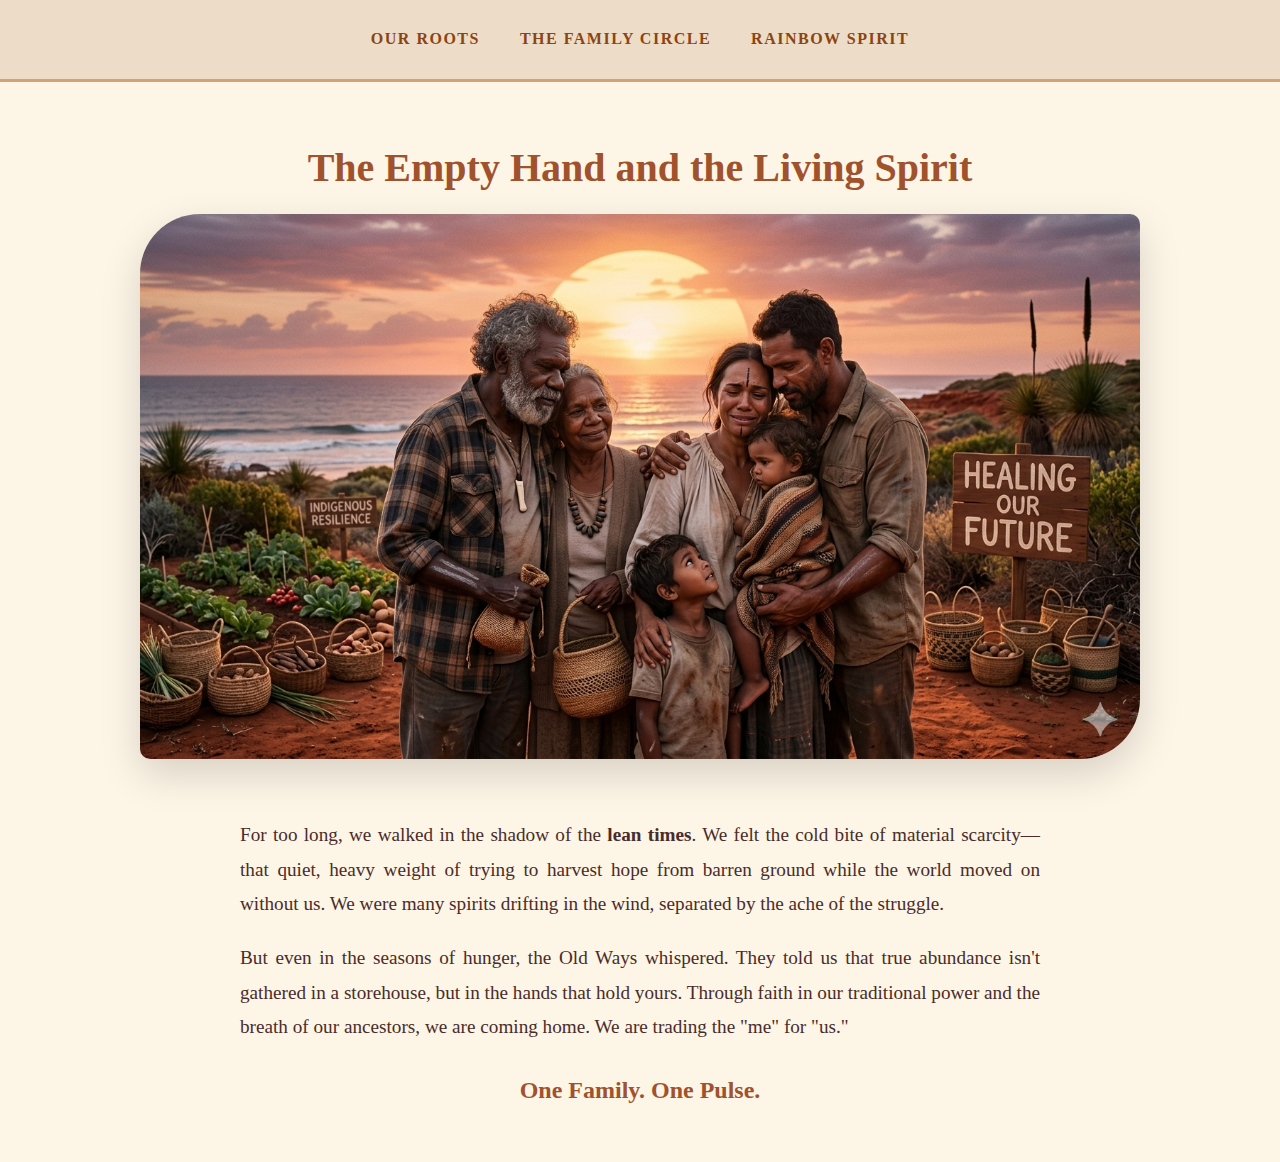
<file: index.html>
<!DOCTYPE html>
<html lang="en">
<head>
    <meta charset="UTF-8">
    <meta name="viewport" content="width=device-width, initial-scale=1.0">
    <link rel="stylesheet" href="style.css">
    <title>Welcome Home | Our Roots</title>
</head>
<body>
    <nav>
        <a href="index.html">Our Roots</a>
        <a href="homepage.html">The Family Circle</a>
        <a href="storytime.html">Rainbow Spirit</a>
    </nav>

    <div class="container">
        <h1>The Empty Hand and the Living Spirit</h1>
        <img src="images/index-love.png" alt="Family embracing at sunset">
        
        <div class="story-text">
            <p>For too long, we walked in the shadow of the <b>lean times</b>. We felt the cold bite of material scarcity—that quiet, heavy weight of trying to harvest hope from barren ground while the world moved on without us. We were many spirits drifting in the wind, separated by the ache of the struggle.</p>
            <p>But even in the seasons of hunger, the Old Ways whispered. They told us that true abundance isn't gathered in a storehouse, but in the hands that hold yours. Through faith in our traditional power and the breath of our ancestors, we are coming home. We are trading the "me" for "us."</p>
            <p style="text-align: center; font-size: 1.5rem; color: #a0522d;"><b>One Family. One Pulse.</b></p>
        </div>
    </div>
</body>
</html>
</file>
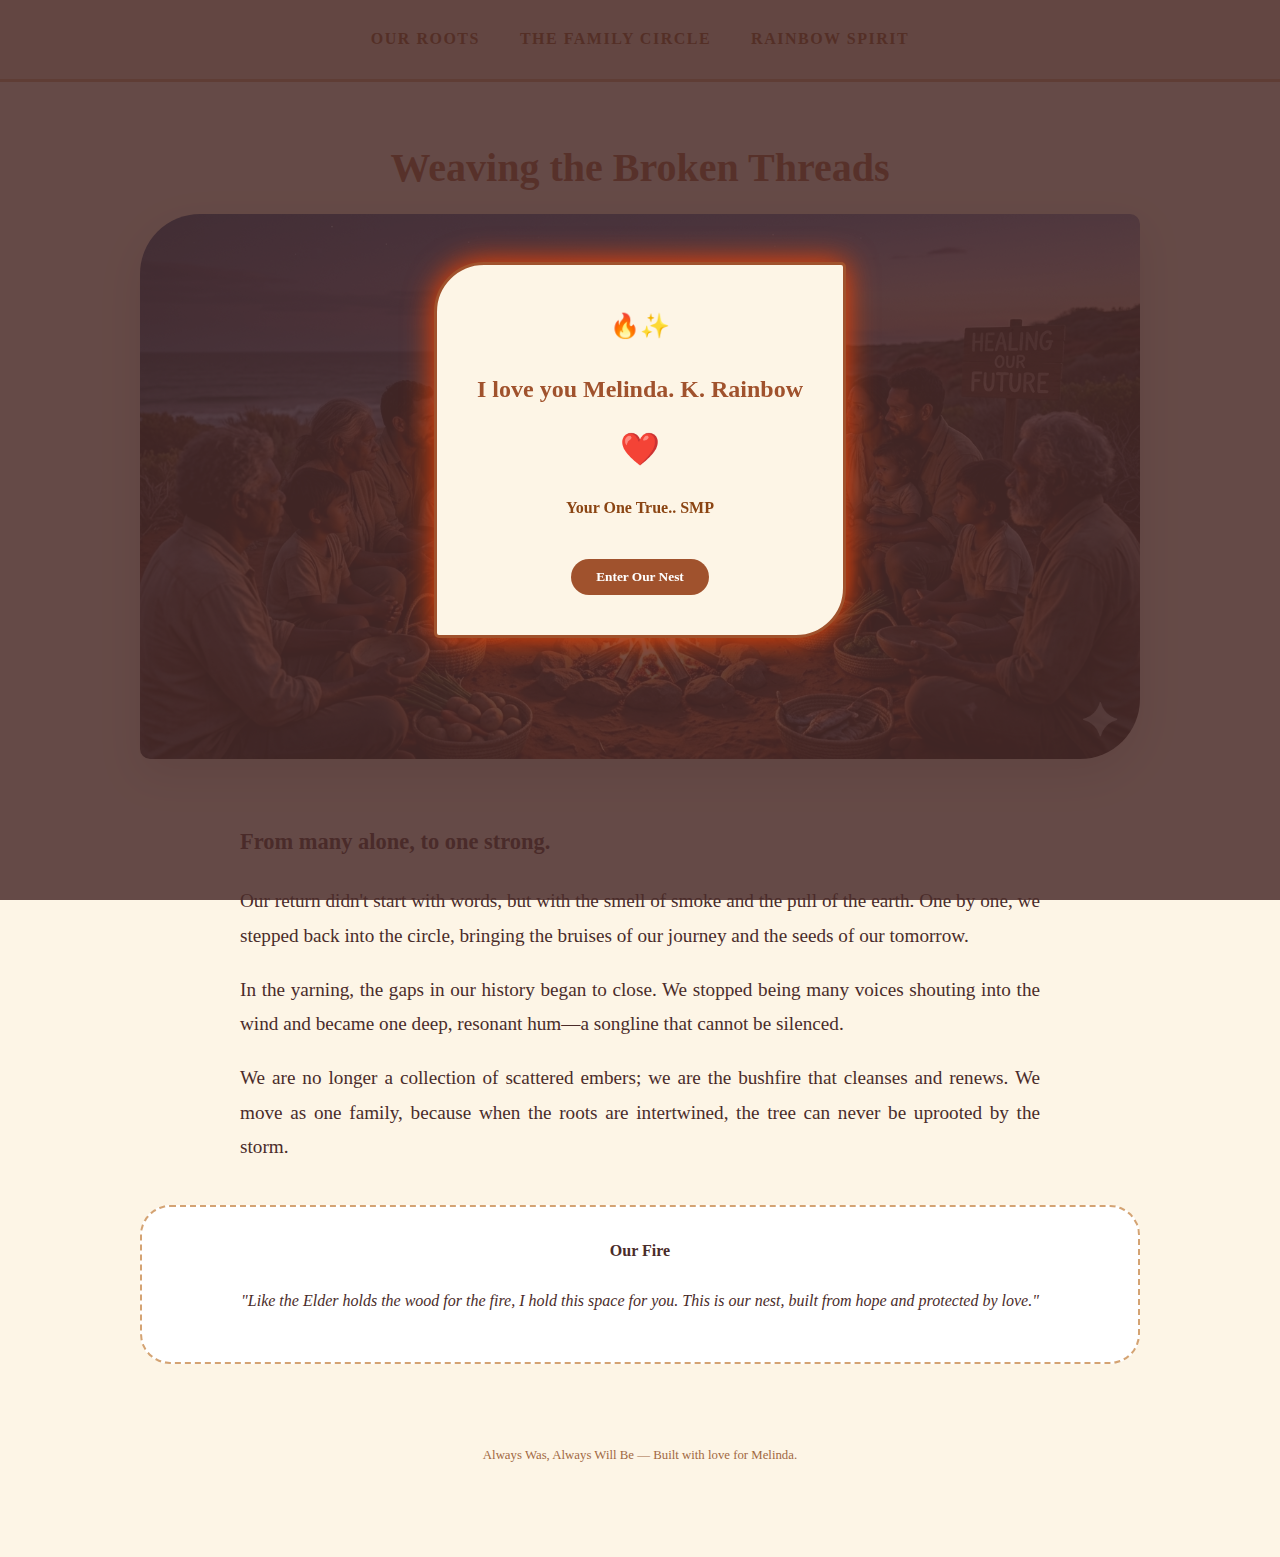
<file: homepage.html>
<!DOCTYPE html>
<html lang="en">
<head>
    <meta charset="UTF-8">
    <meta name="viewport" content="width=device-width, initial-scale=1.0">
    <link rel="stylesheet" href="style.css">
    <title>The Family Circle | Home Nest</title>
</head>
<body>
    <div id="lovePopup" class="overlay">
        <div class="popup-nest">
            <span class="flame">🔥✨</span>
            <h2>I love you Melinda. K. Rainbow</h2>
            <div class="heart">❤️</div>
            <p style="margin-top: 15px; font-weight: bold; color: #8b4513;">Your One True.. SMP</p>
            <button class="close-btn" onclick="closePopup()">Enter Our Nest</button>
        </div>
    </div>

    <nav>
        <a href="index.html">Our Roots</a>
        <a href="homepage.html">The Family Circle</a>
        <a href="storytime.html">Rainbow Spirit</a>
    </nav>

    <div class="container">
        <h1>Weaving the Broken Threads</h1>
        <img src="images/homepage-love.png" alt="Family gathered around campfire">

        <div class="story-text">
            <h3>From many alone, to one strong.</h3>
            <p>Our return didn't start with words, but with the smell of smoke and the pull of the earth. One by one, we stepped back into the circle, bringing the bruises of our journey and the seeds of our tomorrow.</p>
            <p>In the yarning, the gaps in our history began to close. We stopped being many voices shouting into the wind and became one deep, resonant hum—a songline that cannot be silenced.</p>
            <p>We are no longer a collection of scattered embers; we are the bushfire that cleanses and renews. We move as one family, because when the roots are intertwined, the tree can never be uprooted by the storm.</p>
        </div>

        <div style="background: #fff; padding: 30px; border-radius: 30px; border: 2px dashed #d4a373; margin-top: 20px;" class="personal-note">
            <h4 style="margin-top: 0;">Our Fire</h4>
            <p><i>"Like the Elder holds the wood for the fire, I hold this space for you. This is our nest, built from hope and protected by love."</i></p>
        </div>
        
        <footer style="margin-top: 40px; font-size: 0.8rem; color: #8b4513;">Always Was, Always Will Be — Built with love for Melinda.</footer>
    </div>

    <script>
        window.onload = function() {
            // This checks if she just came from the index page
            if (document.referrer.includes("index.html") || !sessionStorage.getItem('shown')) {
                document.getElementById('lovePopup').style.display = 'flex';
                sessionStorage.setItem('shown', 'true'); // Only shows once per session
            }
        };

        function closePopup() {
            document.getElementById('lovePopup').style.display = 'none';
        }
    </script>
</body>
</html>
</file>
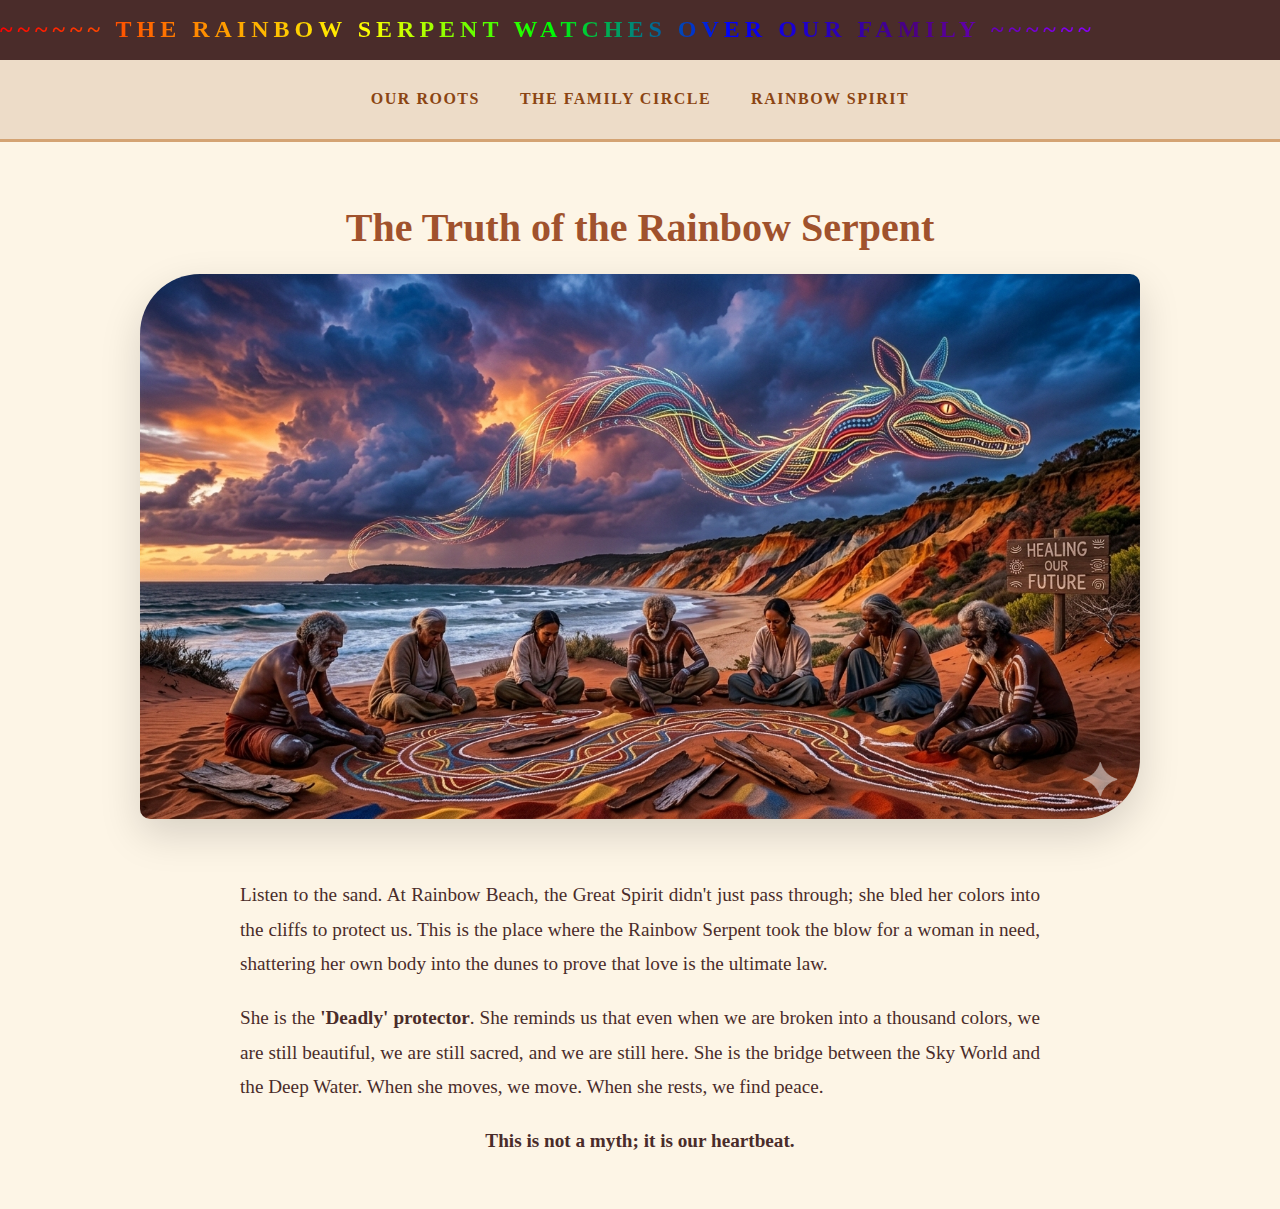
<file: storytime.html>
<!DOCTYPE html>
<html lang="en">
<head>
    <meta charset="UTF-8">
    <meta name="viewport" content="width=device-width, initial-scale=1.0">
    <link rel="stylesheet" href="style.css">
    <title>Rainbow Spirit | Storytime</title>
</head>
<body>
    <div class="serpent-banner">
        <div class="serpent-move">~~~~~~ THE RAINBOW SERPENT WATCHES OVER OUR FAMILY ~~~~~~</div>
    </div>

    <nav>
        <a href="index.html">Our Roots</a>
        <a href="homepage.html">The Family Circle</a>
        <a href="storytime.html">Rainbow Spirit</a>
    </nav>

    <div class="container">
        <h1>The Truth of the Rainbow Serpent</h1>
        <img src="images/rainbow-love.png" alt="The Rainbow Serpent at the Beach">

        <div class="story-text">
            <p>Listen to the sand. At Rainbow Beach, the Great Spirit didn't just pass through; she bled her colors into the cliffs to protect us. This is the place where the Rainbow Serpent took the blow for a woman in need, shattering her own body into the dunes to prove that love is the ultimate law.</p>
            <p>She is the <b>'Deadly' protector</b>. She reminds us that even when we are broken into a thousand colors, we are still beautiful, we are still sacred, and we are still here. She is the bridge between the Sky World and the Deep Water. When she moves, we move. When she rests, we find peace.</p>
            <p style="text-align: center;"><b>This is not a myth; it is our heartbeat.</b></p>
        </div>
    </div>
</body>
</html>
</file>
<file: style.css>
/* Warm Nest Aesthetics */
body {
    margin: 0;
    font-family: 'Georgia', serif;
    background-color: #fdf5e6; /* Warm off-white/wool */
    color: #4a2c2a; /* Earthy brown */
    line-height: 1.8;
}

nav {
    display: flex;
    justify-content: center;
    padding: 25px;
    background: #eddcc8;
    border-bottom: 3px solid #d4a373;
}

nav a {
    margin: 0 20px;
    text-decoration: none;
    color: #8b4513;
    font-weight: bold;
    text-transform: uppercase;
    letter-spacing: 1.5px;
    transition: color 0.3s;
}

nav a:hover {
    color: #a0522d;
}

.container {
    max-width: 1000px;
    margin: 50px auto;
    padding: 0 20px;
    text-align: center;
}

img {
    max-width: 100%;
    height: auto;
    border-radius: 60px 10px 60px 10px; /* Soft, organic shape */
    box-shadow: 0 15px 40px rgba(0,0,0,0.15);
    margin-bottom: 30px;
}

h1 {
    font-size: 2.5rem;
    color: #a0522d;
    margin-bottom: 10px;
}

.story-text {
    font-size: 1.2rem;
    max-width: 800px;
    margin: 0 auto 40px auto;
    text-align: justify;
}

/* Rainbow Serpent Animation */
.serpent-banner {
    width: 100%;
    overflow: hidden;
    height: 60px;
    background: #4a2c2a;
    display: flex;
    align-items: center;
    position: sticky;
    top: 0;
    z-index: 1000;
}

.serpent-move {
    position: absolute;
    white-space: nowrap;
    font-size: 1.5rem;
    font-weight: bold;
    letter-spacing: 5px;
    background: linear-gradient(90deg, #ff0000, #ff7f00, #ffff00, #00ff00, #0000ff, #4b0082, #8b00ff);
    -webkit-background-clip: text;
    -webkit-text-fill-color: transparent;
    animation: slither 25s linear infinite;
}

@keyframes slither {
    0% { transform: translateX(100vw); }
    100% { transform: translateX(-100%); }
}

footer {
    padding: 40px;
    font-size: 0.9rem;
    color: #8b4513;
    opacity: 0.8;
}

/* --- Melinda's Love Pop-Up --- */
.overlay {
    display: none; /* Hidden by default */
    position: fixed;
    top: 0;
    left: 0;
    width: 100%;
    height: 100%;
    background: rgba(74, 44, 42, 0.85); /* Deep earthy transparent background */
    z-index: 2000;
    justify-content: center;
    align-items: center;
}

.popup-nest {
    background: #fdf5e6;
    padding: 40px;
    border-radius: 50px 5px;
    border: 3px solid #a0522d;
    text-align: center;
    box-shadow: 0 0 30px #ff4500; /* Subtle orange glow */
    position: relative;
    max-width: 80%;
}

.popup-nest h2 {
    color: #a0522d;
    font-family: 'Georgia', serif;
    margin-bottom: 10px;
}

/* The Pulsing Heart */
.heart {
    color: #ff0000;
    display: inline-block;
    font-size: 2rem;
    animation: pulse 0.8s infinite alternate;
}

@keyframes pulse {
    from { transform: scale(1); }
    to { transform: scale(1.3); }
}

/* The Spark/Flame Effect */
.flame {
    font-size: 1.5rem;
    display: block;
    margin-bottom: 10px;
    animation: flicker 0.1s infinite;
}

@keyframes flicker {
    0% { opacity: 0.9; transform: translateY(0); }
    50% { opacity: 1; transform: translateY(-2px) scale(1.05); }
    100% { opacity: 0.9; transform: translateY(0); }
}

.close-btn {
    margin-top: 20px;
    background: #a0522d;
    color: white;
    border: none;
    padding: 10px 25px;
    border-radius: 20px;
    cursor: pointer;
    font-weight: bold;
    font-family: 'Georgia', serif;
}
</file>
